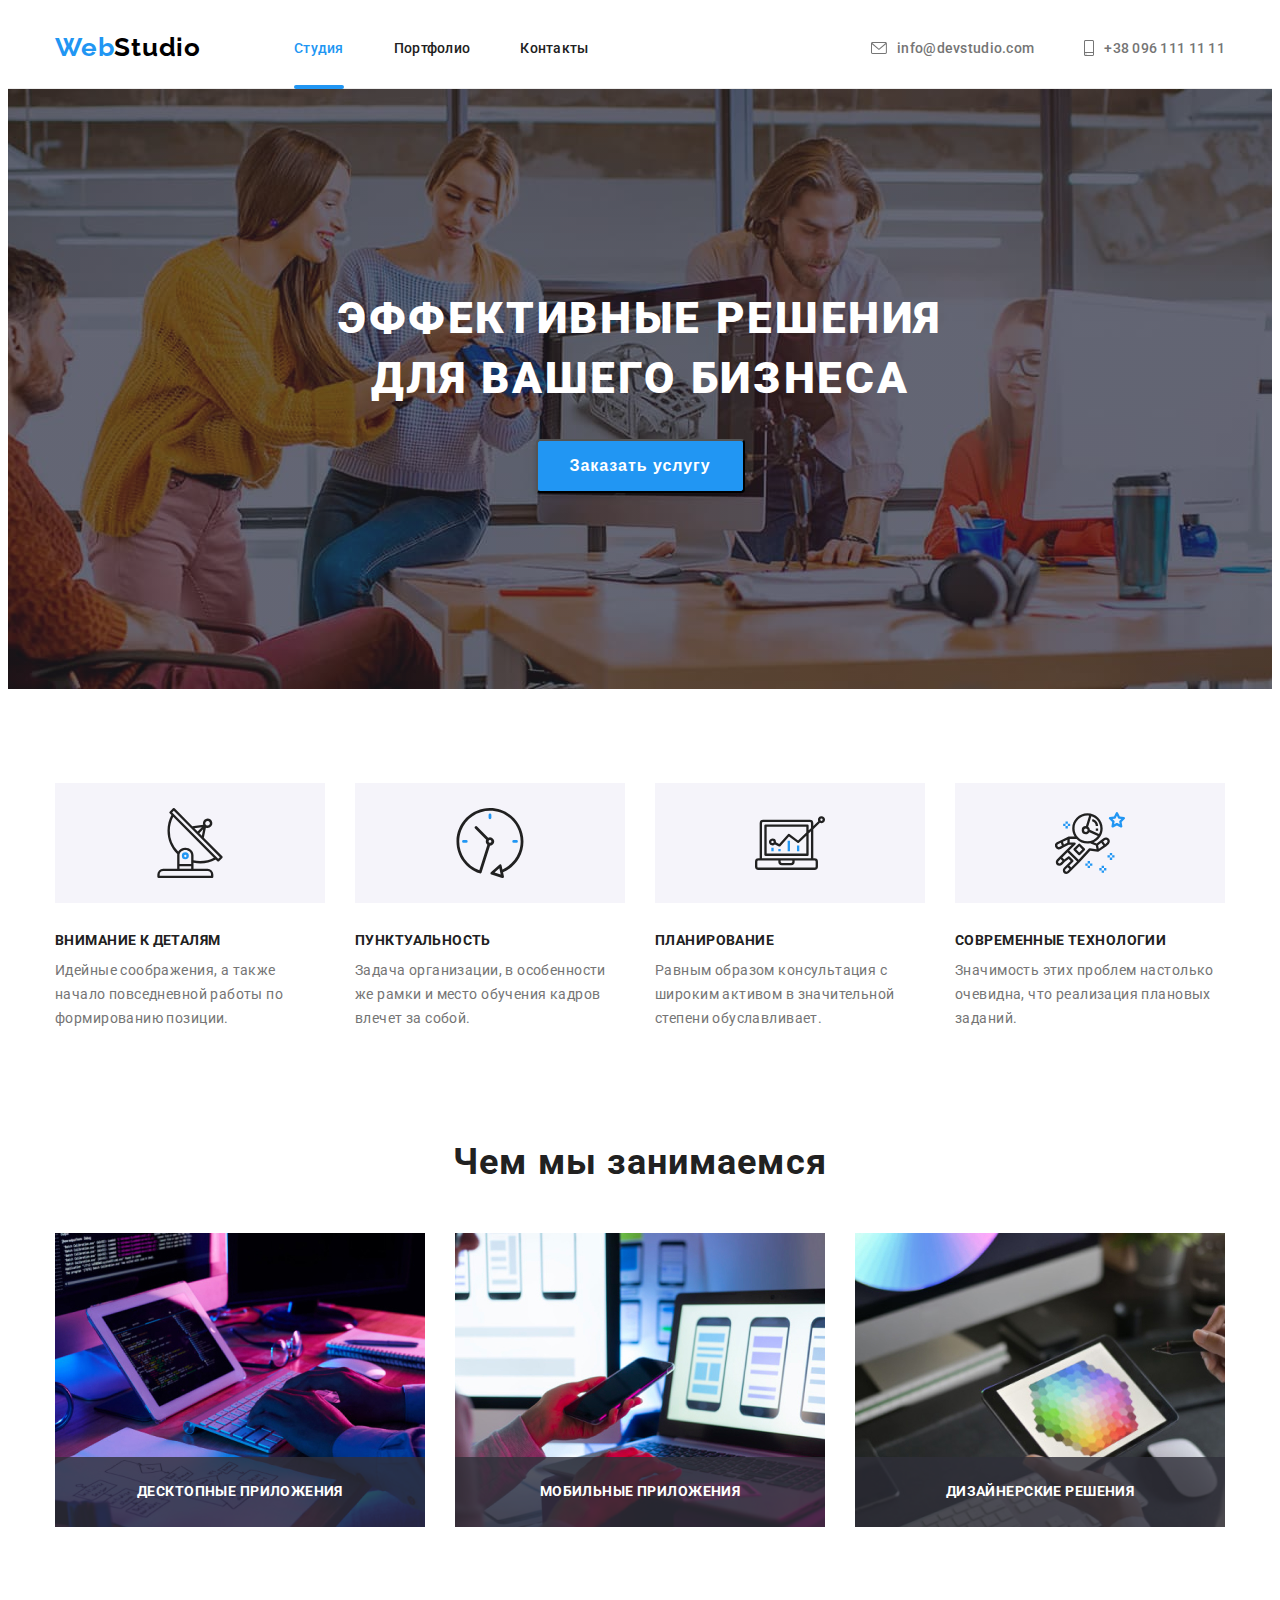
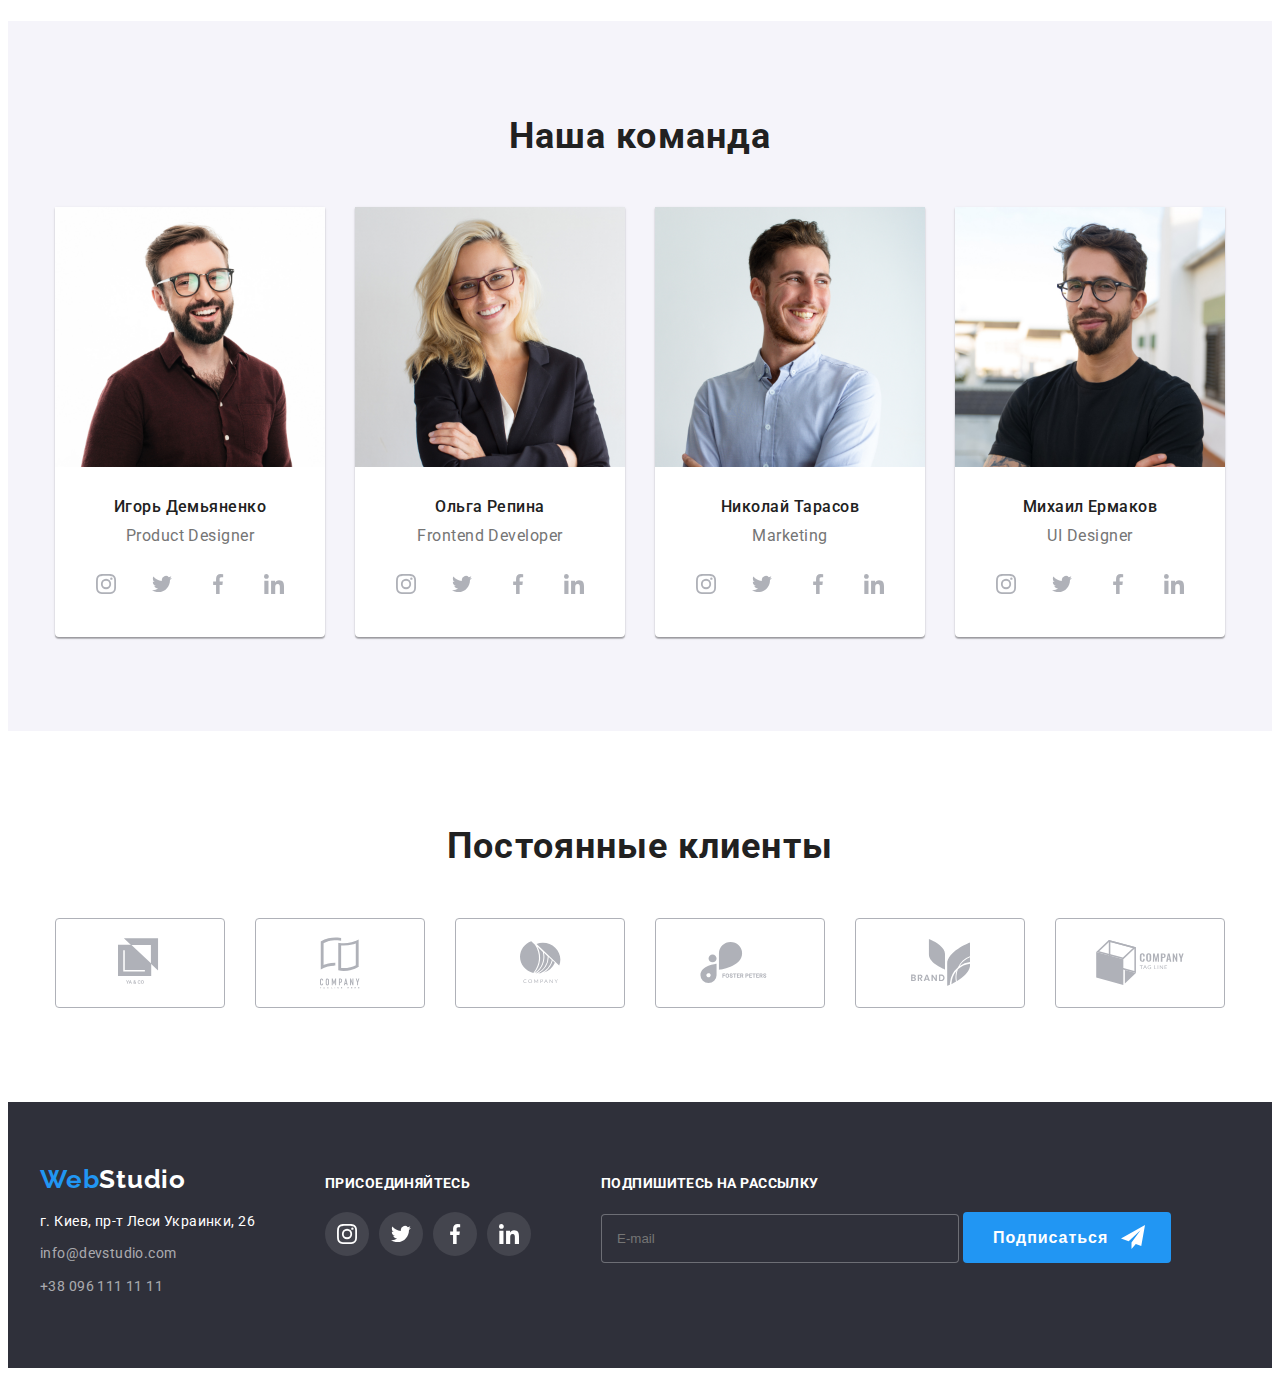
<file: index.html>
<!DOCTYPE html>
<html lang="ru">
<head>
    <meta charset="UTF-8">
    <meta name="viewport" content="width=device-width, initial-scale=1.0">
    <title>WebStudio</title>
    <link rel="preconnect" href="https://fonts.gstatic.com">
    <link href="https://fonts.googleapis.com/css2?family=Raleway:wght@700&family=Roboto:wght@400;500;700;900&display=swap"
        rel="stylesheet">
        <link rel="stylesheet" href="https://cdnjs.cloudflare.com/ajax/libs/modern-normalize/1.0.0/modern-normalize.min.css"
            integrity="sha512-ISS7cAi1PEhQ8jnbJpJZMd29NlhNj4AWYyLOSp2CE/CsHxTCu+r+t0D2yoJudVrd0/8fTVPUVDzY5Tvli75u/g=="
            crossorigin="anonymous" />
    <link rel="stylesheet" href="./css/styles.css">

</head>
<body>
    <header class="header">
        <div class="container main-nav">
            <nav class="main-nav">
                <a href="/" class="mainlogo"> <span class="logo">Web</span>Studio </a>

                <ul class="site-nav list">               
                    <li class="item item-nav">
                        <a href="./index.html" class="link current">Студия</a>
                    </li>
                    <li class="item item-nav">
                        <a href="./portfolio.html" class="link">Портфолио</a>
                    </li>
                    <li class="item item-nav">
                        <a href="#" class="link">Контакты</a>
                    </li>
                </ul>
            </nav>
            <ul class="nav-contact list">
                <li class="item">
                    <a href="mailto:info@devstudio.com" class="contact-link">
                        <svg class="iconteam contact" width="16" height="12">
                            <use href="./images/symbol-defs.svg#icon-envelope"></use>
                        </svg>
                        info@devstudio.com</a>
                </li>
                <li class="item">
                    <a href="tel:+380961111111" class="contact-link">
                        <svg class="iconteam contact" width="10" height="16">
                            <use href="./images/symbol-defs.svg#icon-smartphone"></use>
                        </svg>
                        +38 096 111 11 11
                    </a>
                </li>
            </ul>
        </div>
    </header>

    <main>
         <section class="hero">
            <h1 class="hero-title">Эффективные решения <br/>для вашего бизнеса</h1>
            <button type="button" class="hero-link" data-modal-open>Заказать услугу</button>
        </section>
       
        <section class="section features">
            <div class="container">
                <h2 class="visually-hidden">Особенности</h2>
                <ul class="list features">
                    <li class="item icon-antenna">
                        <div class="logocontainer">
                        <svg class="logofeatures" width="70" height="70">
                            <use href="./images/symbol-defs.svg#icon-antenna"></use>
                        </svg>
                        </div>
                        <h3 class="features-title">Внимание к деталям</h3>
                        <p class="text">Идейные соображения, а также начало повседневной работы по формированию позиции.</p>
                    </li>
                    <li class="item icon-clokc">
                        <div class="logocontainer">
                            <svg width="70" height="70">
                                <use href="./images/symbol-defs.svg#icon-clock"></use>
                            </svg>
                        </div>
                        <h3 class="features-title">Пунктуальность</h3>
                        <p class="text">
                            Задача организации, в особенности же рамки и место обучения кадров влечет за собой.
                        </p>
                    </li>
                    <li class="item icon-diagram">
                        <div class="logocontainer">
                            <svg width="70" height="70">
                                <use href="./images/symbol-defs.svg#icon-diagram"></use>
                            </svg>
                        </div>
                        <h3 class="features-title">Планирование</h3>
                        <p class="text">
                            Равным образом консультация с широким активом в значительной степени обуславливает.
                        </p>
                    </li>
                    <li class="item icon-astronaut">
                        <div class="logocontainer">
                            <svg width="70" height="70">
                                <use href="./images/symbol-defs.svg#icon-astronaut"></use>
                            </svg>
                        </div>
                        <h3 class="features-title">Современные технологии</h3>
                        <p class="text">
                            Значимость этих проблем настолько очевидна, что реализация плановых заданий.
                        </p>
                    </li>
                </ul>
            </div>
            
        </section>
        <section class="section  paddingtop">
            <div class="container">
                <h2 class="section-title">Чем мы занимаемся</h2>
                <ul class="features list">
                    <li class="item-img">
                        <img src="./images/box1.jpg" alt="photo" width="370" class="photo">
                        <p class="photo-text">Десктопные приложения</p>
                    </li>
                    <li class="item-img">
                        <img src="./images/box2.jpg" alt="photo" width="370" class="photo">
                        <p class="photo-text">Мобильные приложения</p>

                    </li>
                    <li class="item-img">
                        <img src="./images/box3.jpg" alt="photo" width="370" class="photo">
                        <p class="photo-text">Дизайнерские решения</p>
                    </li>
                </ul>
            </div>
        </section>
        <section class="section team">
            <div class="container">
                <h2 class="section-title">Наша команда</h2>
                <ul class="features list">
                    <li class="item team-ietm">
                        <img src="./images/igor.jpg" alt="photo-igor" width="270" class="photo">
                        <div class="team-text">
                            <h3 class="name-title">Игорь Демьяненко</h3>
                            <p lang="en" class="text">Product Designer</p>
                            <ul class="list team-contacts">
                                <li class="social-item">
                                    <a href="#" class="social-link">
                                        <svg class="iconteam" width="20" height="20">
                                            <use href="./images/symbol-defs.svg#icon-inst"></use>
                                        </svg>
                                    </a>
                                </li>
                                <li class="social-item">
                                    <a href="#" class="social-link">
                                        <svg class="iconteam" width="20" height="20">
                                            <use href="./images/symbol-defs.svg#icon-twit"></use>
                                        </svg>
                                    </a>
                                </li>
                                <li class="social-item">
                                    <a href="#" class="social-link">
                                        <svg class="iconteam" width="20" height="20">
                                            <use href="./images/symbol-defs.svg#icon-fb"></use>
                                        </svg>
                                    </a>
                                </li>
                                <li class="social-item">
                                    <a href="#" class="social-link">
                                        <svg class="iconteam" width="20" height="20">
                                            <use href="./images/symbol-defs.svg#icon-ln"></use>
                                        </svg>
                                    </a>
                                </li>
                            </ul>
                        </div>
                    </li>
                    <li class="item team-ietm">
                        <img src="./images/olga.jpg" alt="photo-olga" width="270" class="photo">
                        <div class="team-text">
                            <h3 class="name-title">Ольга Репина</h3>
                            <p lang="en" class="text">Frontend Developer</p>
                            <ul class="list team-contacts">
                                <li class="social-item">
                                    <a href="#" class="social-link">
                                        <svg class="iconteam" width="20" height="20">
                                            <use href="./images/symbol-defs.svg#icon-inst"></use>
                                        </svg>
                                    </a>
                                </li>
                                <li class="social-item">
                                    <a href="#" class="social-link">
                                        <svg class="iconteam" width="20" height="20">
                                            <use href="./images/symbol-defs.svg#icon-twit"></use>
                                        </svg>
                                    </a>
                                </li>
                                <li class="social-item">
                                    <a href="#" class="social-link">
                                        <svg class="iconteam" width="20" height="20">
                                            <use href="./images/symbol-defs.svg#icon-fb"></use>
                                        </svg>
                                    </a>
                                </li>
                                <li class="social-item">
                                    <a href="#" class="social-link">
                                         <svg class="iconteam" width="20" height="20">
                                            <use href="./images/symbol-defs.svg#icon-ln"></use>
                                        </svg>
                                    </a>
                                </li>
                            </ul>
                        </div>

                    </li>
                    <li class="item team-ietm">
                        <img src="./images/nikolay.jpg" alt="photo-nikolay" width="270" class="photo">
                        <div class="team-text">
                            <h3 class="name-title">Николай Тарасов</h3>
                            <p lang="en" class="text">Marketing</p>
                            <ul class="list team-contacts">
                                <li class="social-item">
                                    <a href="#" class="social-link">
                                        <svg class="iconteam" width="20" height="20">
                                            <use href="./images/symbol-defs.svg#icon-inst"></use>
                                        </svg>
                                    </a>
                                </li>
                                <li class="social-item">
                                    <a href="#" class="social-link">
                                        <svg class="iconteam" width="20" height="20">
                                            <use href="./images/symbol-defs.svg#icon-twit"></use>
                                        </svg>
                                    </a>
                                </li>
                                <li class="social-item">
                                    <a href="#" class="social-link">
                                        <svg class="iconteam" width="20" height="20">
                                            <use href="./images/symbol-defs.svg#icon-fb"></use>
                                        </svg>
                                    </a>
                                </li>
                                <li class="social-item">
                                    <a href="#" class="social-link">
                                        <svg class="iconteam" width="20" height="20">
                                            <use href="./images/symbol-defs.svg#icon-ln"></use>
                                        </svg>
                                    </a>
                                </li>
                            </ul>
                        </div>

                    </li>
                    <li class="item team-ietm">
                        <img src="./images/mihail.jpg" alt="photo-mihail" width="270" class="photo">
                        <div class="team-text">
                            <h3 class="name-title">Михаил Ермаков</h3>
                            <p lang="en" class="text">UI Designer</p>
                            <ul class="list team-contacts">
                                <li class="social-item">
                                    <a href="#" class="social-link">
                                        <svg class="iconteam" width="20" height="20">
                                            <use href="./images/symbol-defs.svg#icon-inst"></use>
                                        </svg>
                                    </a>
                                </li>
                                <li class="social-item">
                                    <a href="#"  class="social-link">
                                        <svg class="iconteam" width="20" height="20">
                                            <use href="./images/symbol-defs.svg#icon-twit"></use>
                                        </svg>
                                    </a>
                                </li>
                                <li class="social-item">
                                    <a href="#" class="social-link">
                                        <svg class="iconteam" width="20" height="20">
                                            <use href="./images/symbol-defs.svg#icon-fb"></use>
                                        </svg>
                                    </a>
                                </li>
                                <li class="social-item">
                                    <a href="#" class="social-link">
                                        <svg class="iconteam" width="20" height="20">
                                            <use href="./images/symbol-defs.svg#icon-ln"></use>
                                        </svg>
                                    </a>
                                </li>
                            </ul>
                        </div>

                    </li>
                </ul>
            </div>
        </section>
        <section class="section client">
            <div class="container">
                <h2 class="section-title">Постоянные клиенты</h2>
                <ul class="list client">
                    <li class="client-item">
                        <a href="#" class="clientlink">
                            <svg class="logoclient" width="44.27" height="49.23">
                                <use href="./images/symbol-defs.svg#icon-logoya"></use>
                            </svg>
                        </a>
                    </li>
                    <li class="client-item">
                        <a href="#" class="clientlink">
                            <svg class="logoclient" width="40" height="52">
                                <use href="./images/symbol-defs.svg#icon-logotag"></use>
                            </svg>
                        </a>
                    </li>
                    <li class="client-item">
                        <a href="#" class="clientlink">
                            <svg class="logoclient" width="41" height="42.6">
                                <use href="./images/symbol-defs.svg#icon-logocompany"></use>
                            </svg>
                        </a>
                    </li>
                    <li class="client-item">
                        <a href="#" class="clientlink">
                            <svg class="logoclient" width="79.66" height="42">
                                <use href="./images/symbol-defs.svg#icon-logofoster"></use>
                            </svg>
                        </a>
                    </li>
                    <li class="client-item">
                        <a href="#" class="clientlink">
                            <svg class="logoclient" width="59" height="47">
                                <use href="./images/symbol-defs.svg#icon-logobrand"></use>
                            </svg>
                        </a>
                    </li>
                    <li class="client-item">
                        <a href="#" class="clientlink">
                            <svg class="logoclient" width="88.48" height="45.44">
                                <use href="./images/symbol-defs.svg#icon-logotagline"></use>
                            </svg>
                        </a>
                    </li>
                    
                </ul>
            </div>
        </section>
    </main>

    <footer class="footer">
        <div class="container footeroll">
                <div class="footer-container adress">
                    <a href="/" class="mainlogo"> <span class="logo">Web</span>Studio </a>
                    <address class="adress">
                        <p class="adress-text"> г. Киев, пр-т Леси Украинки, 26 </p>
                        <ul class="list">
                            <li class="footer-item">
                                <a href="mailto:info@devstudio.com" class="footer-link">info@devstudio.com</a>
                            </li>
                            <li class="footer-item">
                                <a href="tel:+380961111111" class="footer-link tel">+38 096 111 11 11</a>
                            </li>
                        </ul>
                    </address>
                </div>
                <div class="footer-container">
                    <p class="social-title">присоединяйтесь</p>
                    <ul class="list social">
                        <li class="social-item socialmain">
                            <a href="#" class="social-link socialmain">
                                <svg class="iconteam" width="20" height="20">
                                    <use href="./images/symbol-defs.svg#icon-inst"></use>
                                </svg>
                            </a>
                        </li>
                        <li class="social-item socialmain">
                            <a href="#" class="social-link socialmain">
                                <svg class="iconteam" width="20" height="20">
                                    <use href="./images/symbol-defs.svg#icon-twit"></use>
                                </svg>
                            </a>
                        </li>
                        <li class="social-item socialmain">
                            <a href="#" class="social-link socialmain">
                                <svg class="iconteam" width="20" height="20">
                                    <use href="./images/symbol-defs.svg#icon-fb"></use>
                                </svg>
                            </a>
                        </li>
                        <li class="social-item socialmain">
                            <a href="#" class="social-link socialmain">
                                <svg class="iconteam" width="20" height="20">
                                    <use href="./images/symbol-defs.svg#icon-ln"></use>
                                </svg>
                            </a>
                        </li>
                    </ul>
                </div>
                <div class="footer-container">
                    <p class="social-title">Подпишитесь на рассылку</p>
                    <form>
                        <input type="email" name="email-footer" id="email-footer" class="input-footer" placeholder="E-mail">
                        <button type="submit" class="submit-footer">Подписаться
                            <svg class="logo-footer" width="24" height="24">
                                <use href="./images/symbol-defs.svg#icon-icon-send"></use>
                            </svg>
                        </button>
                    </form>

                </div>
            </div>  
    </footer>

    <div class="backdrop is-hidden" data-modal>
        <div class="modal">
            <button type="button" class="modal-button" data-modal-close>
                <svg width="18" height="18" class="modal-icon">
                    <use href="./images/symbol-defs.svg#icon-close"></use>
                </svg>
            </button>
            <b class="modal-text">Оставьте свои данные, мы вам перезвоним</b>
            <div class="form-field">
                <label for="name" class="label">Имя</label>
                <div class="input-logo">
                    <input type="text" name="name" id="name" class="input">
                    <svg class="logo-modal" width="18" height="18">
                        <use href="./images/symbol-defs.svg#icon-person"></use>
                    </svg>
                </div>
            </div>

            <div class="form-field">
                <label for="phone_number" class="label">Телефон</label>
                <div class="input-logo">
                    <input type="tel" name="phone_number" id="phone_number" class="input">
                    <svg class="logo-modal" width="18" height="18">
                        <use href="./images/symbol-defs.svg#icon-phone"></use>
                    </svg>
                </div>
            </div>

            <div class="form-field">
                <label for="email" class="label">Почта</label>
                <div class="input-logo">
                    <input type="email" name="email" id="email" class="input">
                    <svg class="logo-modal" width="18" height="18">
                        <use href="./images/symbol-defs.svg#icon-email"></use>
                    </svg>
                </div>
            </div>

            <div class="form-field">
                <label for="comment" class="label">Комментарий</label>
                <textarea name="comment" id="comment" rows="7" placeholder="Введите текст" class="input textarea-input"></textarea>
            </div>

            <div class="checkbox-container">
                <label class="field">
                    <input name="checkbox" type="checkbox" class="checkbox">
                    <svg class="logo-checkbox" width="16" height="15">
                        <use href="./images/symbol-defs.svg#icon-check"></use>
                    </svg>
                    <span class="checkbox-text">Соглашаюсь с рассылкой и принимаю  </span>
                    <a href="#"> Условия договора</a>
                </label>
            </div>
                <button type="submit" class="submit-button">Отправить</button>
            
        </div>
    </div>
    <script src="./js/modal.js"></script>
</body>
</html>
</file>
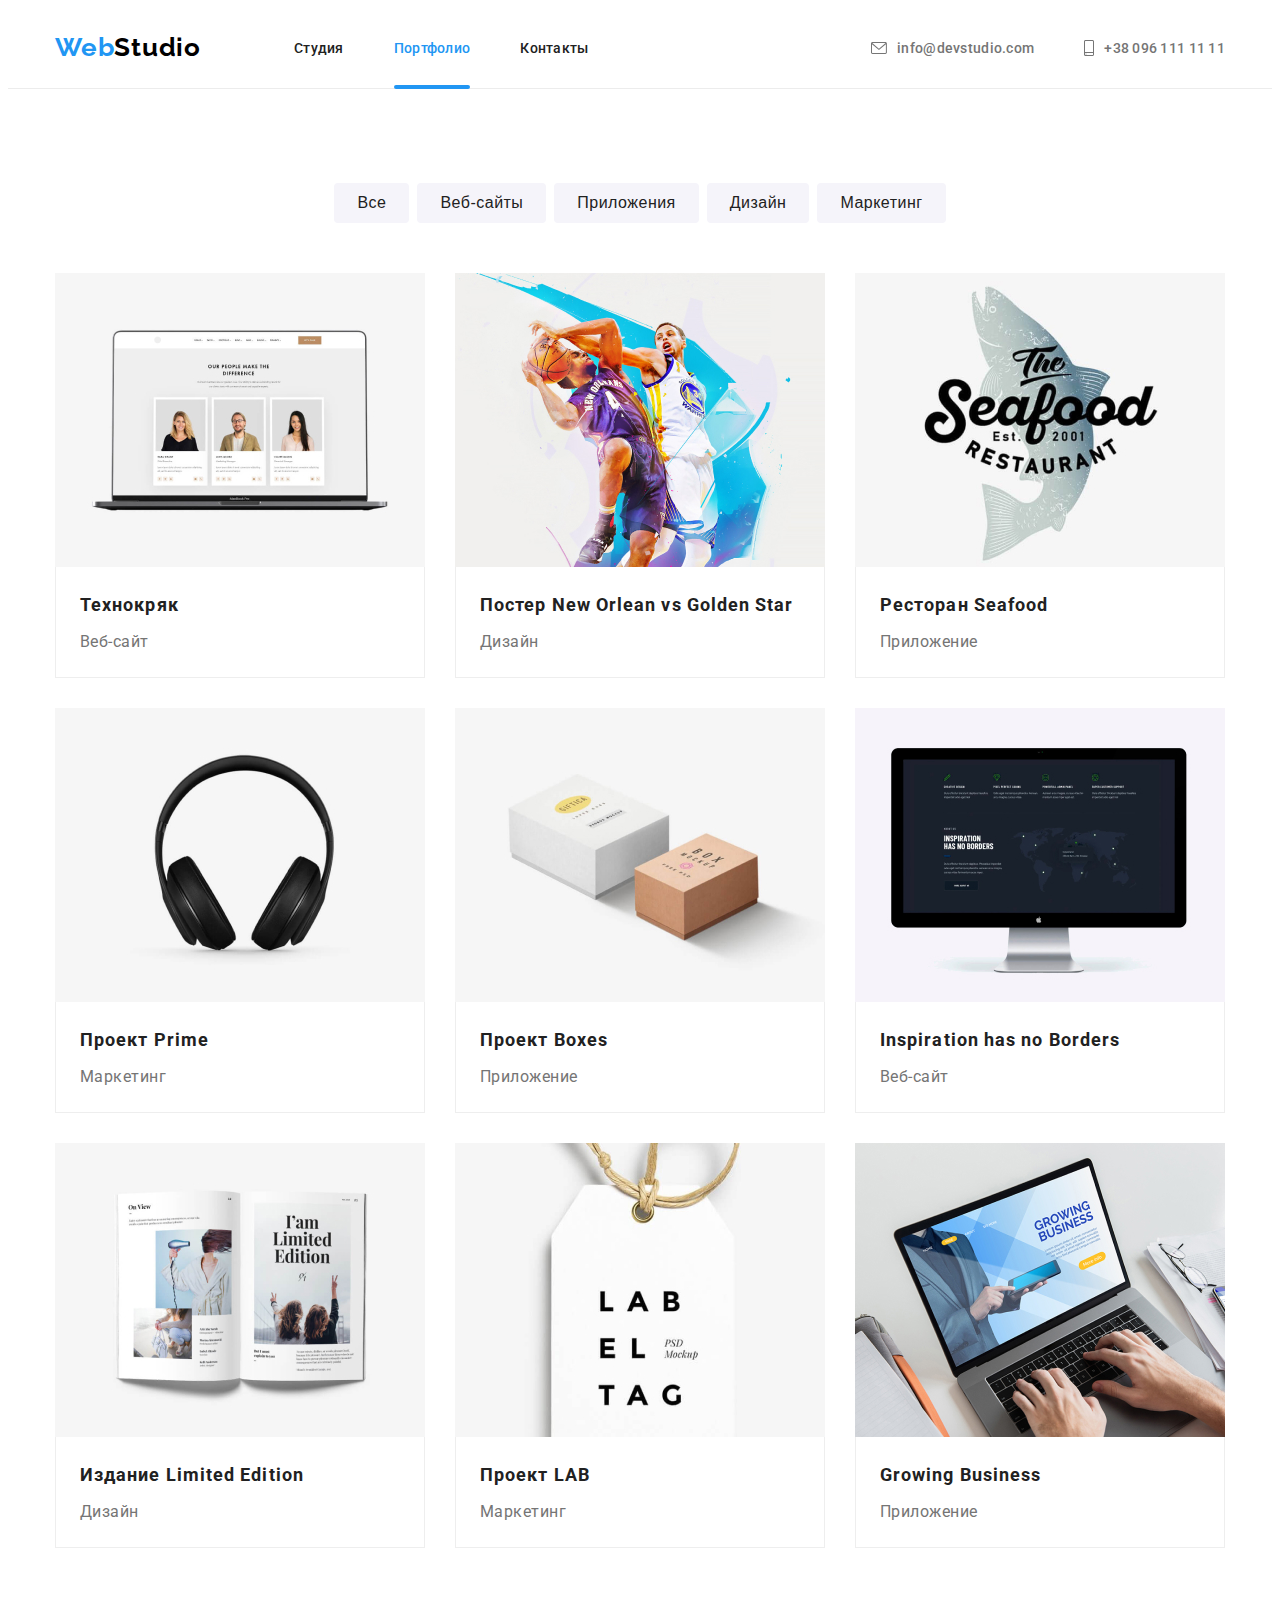
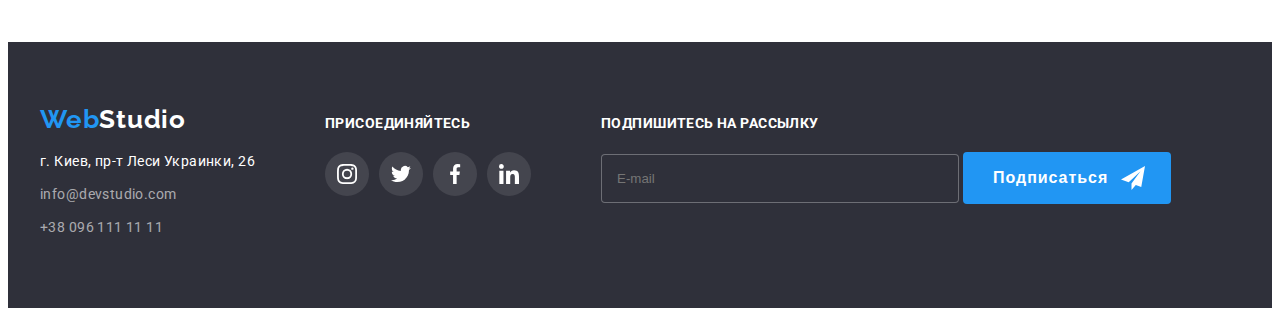
<file: portfolio.html>
<!DOCTYPE html>
<html lang="ru">
<head>
    <meta charset="UTF-8">
    <meta name="viewport" content="width=device-width, initial-scale=1.0">
    <title>WebStudio</title>
    <link rel="preconnect" href="https://fonts.gstatic.com">
    <link href="https://fonts.googleapis.com/css2?family=Raleway:wght@700&family=Roboto:wght@400;500;700;900&display=swap"
        rel="stylesheet">
        <link rel="stylesheet" href="https://cdnjs.cloudflare.com/ajax/libs/modern-normalize/1.0.0/modern-normalize.min.css"
            integrity="sha512-ISS7cAi1PEhQ8jnbJpJZMd29NlhNj4AWYyLOSp2CE/CsHxTCu+r+t0D2yoJudVrd0/8fTVPUVDzY5Tvli75u/g=="
            crossorigin="anonymous" />
    <link rel="stylesheet" href="./css/styles.css">
    
</head>
<body>
    <header class="header">
        <div class="container main-nav">
            <nav class="main-nav">
                <a href="/" class="mainlogo"> <span class="logo">Web</span>Studio </a>
    
                <ul class="site-nav list">
                    <li class="item item-nav">
                        <a href="./index.html" class="link">Студия</a>
                    </li>
                    <li class="item item-nav">
                        <a href="./portfolio.html" class="link  current">Портфолио</a>
                    </li>
                    <li class="item item-nav">
                        <a href="#" class="link">Контакты</a>
                    </li>
                </ul>
            </nav>
            <ul class="nav-contact list">
                <li class="item">
                    <a href="mailto:info@devstudio.com" class="contact-link">
                        <svg class="iconteam contact" width="16" height="12">
                            <use href="./images/symbol-defs.svg#icon-envelope"></use>
                        </svg>
                        info@devstudio.com</a>
                </li>
                <li class="item">
                    <a href="tel:+380961111111" class="contact-link">
                        <svg class="iconteam contact" width="10" height="16">
                            <use href="./images/symbol-defs.svg#icon-smartphone"></use>
                        </svg>
                        +38 096 111 11 11
                    </a>
                </li>
            </ul>
        </div>
    </header>
        
        <main>
            <section class="section">
                <div class="container">
                    <h1 class="visually-hidden">Портфолио</h1>
                    <ul class="list btn">
                        <li class="item"><button type="button" class="button">Все</button></li>
                        <li class="item"><button type="button" class="button">Веб-сайты</button></li>
                        <li class="item"><button type="button" class="button">Приложения</button></li>
                        <li class="item"><button type="button" class="button">Дизайн</button></li>
                        <li class="item"><button type="button" class="button">Маркетинг</button></li>
                    </ul>

                    <ul class="features list">
                        <li class="project">
                            <a href="#" class="link-project">
                                <div class="thumb">
                                    <img src="./images/tehnoproject.jpg" alt="img" width="370" class="image"">
                                    <p class="hover-text">Технокряк это современная площадка распространения коронавируса. Компании используют эту платформу для цифрового
                                    шпионажа и атак на защищённые сервера конкурентов.</p>                                    
                                </div>
                                <div class=" project-box">
                                    <h2 class="project-title">Технокряк</h2>
                                    <p class="project-text">Веб-сайт</p>
                                </div>
                            </a>
                        </li>
                        <li class="project">
                            <a href="#" class="link-project">
                                <div class="thumb">
                                    <img src="./images/starproject.jpg" alt="img" width="370" class="image"">
                                    <p class=" hover-text">Технокряк это современная площадка распространения
                                    коронавируса. Компании используют эту платформу для цифрового
                                    шпионажа и атак на защищённые сервера конкурентов.</p>
                                </div>
                                <div class="project-box">
                                    <h2 class="project-title">Постер New Orlean vs Golden Star</h2>
                                    <p class="project-text">Дизайн</p>
                                </div>
                            </a>
                        </li>
                        <li class="project">
                            <a href="#" class="link-project">
                                <div class="thumb">
                                    <img src="./images/seafoodproject.jpg" alt="img" width="370" class="image">
                                    <p class=" hover-text">Технокряк это современная площадка распространения
                                    коронавируса. Компании используют эту платформу для цифрового
                                    шпионажа и атак на защищённые сервера конкурентов.</p>
                                </div>
                                <div class="project-box">
                                    <h2 class="project-title">Ресторан Seafood</h2>
                                    <p class="project-text">Приложение</p>
                                </div>
                            </a>
                        </li>
                        <li class="project">
                            <a href="#" class="link-project">
                            <div class="thumb">
                                <img src="./images/primeproject.jpg" alt="img" width="370" class="image">
                                <p class=" hover-text">Технокряк это современная площадка распространения
                                коронавируса. Компании используют эту платформу для цифрового
                                шпионажа и атак на защищённые сервера конкурентов.</p>
                            </div>
                                <div class="project-box">
                                    <h2 class="project-title">Проект Prime</h2>
                                    <p class="project-text">Маркетинг</p>
                                </div>
                            </a>
                        </li>
                        <li class="project">
                            <a href="#" class="link-project">
                                <div class="thumb">
                                    <img src="./images/boxproject.jpg" alt="img" width="370" class="image"">
                                    <p class=" hover-text">Технокряк это современная площадка распространения
                                    коронавируса. Компании используют эту платформу для цифрового
                                    шпионажа и атак на защищённые сервера конкурентов.</p>
                                </div>
                                <div class="project-box">
                                    <h2 class="project-title">Проект Boxes</h2>
                                    <p class="project-text">Приложение</p>
                                </div>
                            </a>
                        </li>
                        <li class="project">
                            <a href="#" class="link-project">
                                <div class="thumb">
                                    <img src="./images/nobordersproject.jpg" alt="img" width="370" class="image">
                                    <p class=" hover-text">Технокряк это современная площадка распространения
                                    коронавируса. Компании используют эту платформу для цифрового
                                    шпионажа и атак на защищённые сервера конкурентов.</p>
                                </div>
                                <div class="project-box">
                                    <h2 class="project-title">Inspiration has no Borders</h2>
                                    <p class="project-text">Веб-сайт</p>
                                </div>
                            </a>
                        </li>
                        <li class="project">
                            <a href="#" class="link-project">
                                <div class="thumb">
                                    <img src="./images/limitedproject.jpg" alt="img" width="370" class="image">
                                    <p class=" hover-text">Технокряк это современная площадка распространения
                                    коронавируса. Компании используют эту платформу для цифрового
                                    шпионажа и атак на защищённые сервера конкурентов.</p>
                                </div>
                                <div class="project-box">
                                    <h2 class="project-title">Издание Limited Edition</h2>
                                    <p class="project-text">Дизайн</p>
                                </div>
                            </a>
                        </li>
                        <li class="project">
                            <a href="#" class="link-project">
                                <div class="thumb">
                                    <img src="./images/labproject.jpg" alt="img" width="370" class="image">
                                    <p class=" hover-text">Технокряк это современная площадка распространения
                                    коронавируса. Компании используют эту платформу для цифрового
                                    шпионажа и атак на защищённые сервера конкурентов.</p>
                                </div>
                                <div class="project-box">
                                    <h2 class="project-title">Проект LAB</h2>
                                    <p class="project-text">Маркетинг</p>
                                </div>
                            </a>
                        </li>
                        <li class="project">
                            <a href="#" class="link-project">
                                <div class="thumb">
                                    <img src="./images/businessproject.jpg" alt="img" width="370" class="image">
                                    <p class=" hover-text">Технокряк это современная площадка распространения
                                    коронавируса. Компании используют эту платформу для цифрового
                                    шпионажа и атак на защищённые сервера конкурентов.</p>
                                </div>
                                <div class="project-box">
                                    <h2 class="project-title">Growing Business</h2>
                                    <p class="project-text">Приложение</p>
                                </div>
                            </a>
                        </li>
                    
                    </ul>
                </div>
            </section>
        </main>
        
    <footer class="footer">
        <div class="container footeroll">
            <div class="footer-container adress">
                <a href="/" class="mainlogo"> <span class="logo">Web</span>Studio </a>
                <address class="adress">
                    <p class="adress-text"> г. Киев, пр-т Леси Украинки, 26 </p>
                    <ul class="list">
                        <li class="footer-item">
                            <a href="mailto:info@devstudio.com" class="footer-link">info@devstudio.com</a>
                        </li>
                        <li class="footer-item">
                            <a href="tel:+380961111111" class="footer-link tel">+38 096 111 11 11</a>
                        </li>
                    </ul>
                </address>
            </div>
            <div class="footer-container">
                <p class="social-title">присоединяйтесь</p>
                <ul class="list social">
                    <li class="social-item socialmain">
                        <a href="#" class="social-link socialmain">
                            <svg class="iconteam" width="20" height="20">
                                <use href="./images/symbol-defs.svg#icon-inst"></use>
                            </svg>
                        </a>
                    </li>
                    <li class="social-item socialmain">
                        <a href="#" class="social-link socialmain">
                            <svg class="iconteam" width="20" height="20">
                                <use href="./images/symbol-defs.svg#icon-twit"></use>
                            </svg>
                        </a>
                    </li>
                    <li class="social-item socialmain">
                        <a href="#" class="social-link socialmain">
                            <svg class="iconteam" width="20" height="20">
                                <use href="./images/symbol-defs.svg#icon-fb"></use>
                            </svg>
                        </a>
                    </li>
                    <li class="social-item socialmain">
                        <a href="#" class="social-link socialmain">
                            <svg class="iconteam" width="20" height="20">
                                <use href="./images/symbol-defs.svg#icon-ln"></use>
                            </svg>
                        </a>
                    </li>
                </ul>
            </div>
            <div class="footer-container">
                <p class="social-title">Подпишитесь на рассылку</p>
                <form>
                    <input type="email" name="email-footer" id="email-footer" class="input-footer" placeholder="E-mail">
                    <button type="submit" class="submit-footer">Подписаться
                        <svg class="logo-footer" width="24" height="24">
                            <use href="./images/symbol-defs.svg#icon-icon-send"></use>
                        </svg>
                    </button>
                </form>
    
            </div>
        </div>
    </footer>

</body>
</html>
</file>
<file: css/styles.css>
html {
  box-sizing: border-box;
}
*,
*::before,
*::after {
  box-sizing: inherit;
}
:root {
  --primary-text-color: #757575;
  --title-text-color: #212121;
  --accent-color: #2196f3;
  --background-col: #2f303a;
  --background-team: #f5f4fa;
  --primary-bg-color: #ffffff;
  --icon-color: #afb1b8;
}

body {
  color: var(--primary-text-color);
  background-color: var(--primary-bg-color);
  font-family: 'Roboto', sans-serif;
}

textarea {
  resize: none;
}

.list {
  list-style: none;
  margin: 0;
  padding: 0;
}
.link {
  text-decoration: none;
  color: var(--title-text-color);
}
.section {
  padding-bottom: 94px;
  padding-top: 94px;
}
.section.paddingtop {
  padding-top: 0px;
}
.container {
  margin-left: auto;
  margin-right: auto;
  width: 1200px;
  padding: 0 15px;
}
/* HEDER */
.header {
  border-bottom: 1px solid #ececec;
}
/* logo */

.mainlogo {
  display: block;

  font-family: Raleway, sans-serif;
  font-weight: 700;
  font-size: 26px;
  line-height: 1.2;
  letter-spacing: 0.03em;
  text-decoration: none;
  color: #000000;
}
.logo {
  color: var(--accent-color);
}
/* nav decoration */

.main-nav {
  display: flex;
  align-items: center;
}

.site-nav {
  display: flex;
  margin-left: 93px;

  font-weight: 500;
  font-size: 14px;
  line-height: 1.15;
  letter-spacing: 0.02em;
}
.site-nav .item + .item {
  margin-left: 50px;
}

.site-nav .link {
  transition: color 250ms cubic-bezier(0.4, 0, 0.2, 1);
  display: block;
  padding-bottom: 32px;
  padding-top: 32px;
}

.site-nav .link:hover,
.site-nav .link:focus {
  color: var(--accent-color);
}

.site-nav .link.current {
  color: var(--accent-color);
}
.item.item-nav {
  position: relative;
}

.link.current::after {
  border-radius: 2px;
  position: absolute;
  left: 0;
  bottom: -1px;

  content: '';
  display: block;
  width: 100%;
  height: 4px;
  border: 2px solid var(--accent-color);
  border-radius: 4px;
  background-color: var(--accent-color);
}
/* contact decoration */
.nav-contact {
  display: flex;
  margin-left: auto;
}
.nav-contact .item + .item {
  margin-left: 50px;
}
.contact-link {
  transition: color 250ms cubic-bezier(0.4, 0, 0.2, 1);
  display: flex;
  align-items: center;
  font-weight: 500;
  font-size: 14px;
  line-height: 1.15;
  letter-spacing: 0.02em;
  text-decoration: none;
  color: var(--primary-text-color);
}

.nav-contact .contact-link:focus,
.nav-contact .contact-link:hover {
  color: var(--accent-color);
}
.iconteam.contact {
  margin-right: 10px;
}

/* hero!!!!!!! */
.hero {
  padding-top: 200px;
  margin-left: auto;
  margin-right: auto;
  max-width: 1600px;
  min-height: 600px;
  text-align: center;
  background-color: var(--background-col);
  color: var(--primary-bg-color);
  background-image: linear-gradient(
      to right,
      rgba(47, 48, 58, 0.4),
      rgba(47, 48, 58, 0.4)
    ),
    url(../images/background.jpg);
  background-repeat: no-repeat;
  background-position: center;
}
.hero-title {
  margin-top: 0;
  margin-bottom: 30px;
  text-transform: uppercase;
  font-weight: 900;
  font-size: 44px;
  line-height: 1.36;
  letter-spacing: 0.06em;
}
.hero-link {
  display: inline-block;
  padding: 10px 32px;
  border-radius: 4px;
  background-color: var(--accent-color);
  text-decoration: none;
  box-shadow: 0px 4px 4px rgba(0, 0, 0, 0.15);

  color: var(--primary-bg-color);
  font-weight: 700;
  font-size: 16px;
  line-height: 1.87;
  letter-spacing: 0.06em;
}

/* features */
.features {
  display: flex;
  flex-wrap: wrap;
}

.features .item {
  display: block;
  width: 270px;
  margin-right: 30px;
}
.logocontainer {
  display: flex;
  justify-content: center;
  align-items: center;
  margin-bottom: 30px;
  height: 120px;
  background-color: var(--background-team);
}

.list.features .item.icon-antenna::before {
  background-image: url(../images/antenna.svg);
}

.list.features .item.icon-clokc::before {
  background-image: url(../images/clock.svg);
}

.list.features .item.icon-diagram::before {
  background-image: url(../images/diagram.svg);
}

.list.features .item.icon-astronaut::before {
  background-image: url(../images/astronaut.svg);
}

.features .item:nth-child(4n) {
  margin-right: 0;
}
.section-title {
  margin-top: 0;
  margin-bottom: 50px;
  text-align: center;

  color: var(--title-text-color);
  font-weight: 700;
  font-size: 36px;
  line-height: 1.17;
  letter-spacing: 0.03em;
}

.features-title {
  margin-top: 0;
  margin-bottom: 10px;
  color: var(--title-text-color);
  text-transform: uppercase;
  font-weight: 700;
  font-size: 14px;
  line-height: 1.14;
  letter-spacing: 0.03em;
}

.text {
  margin-top: 0;
  margin-bottom: 0;
  font-weight: 400;
  font-size: 14px;
  line-height: 1.71;
  letter-spacing: 0.03em;
  margin-bottom: 16px;
}

/* Чем мы занимаемся */
.features .item-img {
  margin-right: 30px;
}
.features .item-img:nth-child(3n) {
  margin-right: 0;
}
.features.list {
  position: relative;
}
.item-img {
  position: relative;
}
.item-img::before {
  position: absolute;
  bottom: 0;
  left: 0;
  display: inline-block;
  content: '';
  width: 100%;
  height: 70px;
  background-color: rgba(47, 48, 58, 0.8);
}
.photo-text {
  position: absolute;
  bottom: 0;
  left: 0;

  display: block;
  width: 100%;
  margin-bottom: 27px;
  font-weight: 700;
  font-size: 14px;
  line-height: 1.14;
  text-align: center;
  letter-spacing: 0.03em;
  text-transform: uppercase;
  color: var(--primary-bg-color);
}

/* our team */

.team {
  background-color: var(--background-team);
}
.team-ietm {
  background: #ffffff;
  border-radius: 0 0 4px 4px;
  box-shadow: 0px 1px 3px rgba(0, 0, 0, 0.12), 0px 1px 1px rgba(0, 0, 0, 0.14),
    0px 2px 1px rgba(0, 0, 0, 0.2);
}
.team-text {
  padding-top: 30px;
  margin-bottom: 16px;
  text-align: center;
}

.team .text {
  font-weight: 400;
  font-size: 16px;
  line-height: 1.2;
  letter-spacing: 0.03em;
}

.name-title {
  margin-top: 0;
  margin-bottom: 10px;
  color: var(--title-text-color);
  font-weight: 500;
  font-size: 16px;
  line-height: 1.2;
  letter-spacing: 0.03em;
}
.team-contacts {
  display: flex;
  justify-content: center;
  margin-bottom: 30px;
}
.social-item {
  display: inline-flex;
  justify-content: center;
  align-items: center;
  border: 1px solid var(--primary-bg-color);
  border-radius: 50%;
}
.social-item + .social-item {
  margin-left: 10px;
}

.social-link {
  transition: color 250ms cubic-bezier(0.4, 0, 0.2, 1),
    background-color 250ms cubic-bezier(0.4, 0, 0.2, 1),
    border 250ms cubic-bezier(0.4, 0, 0.2, 1);

  display: flex;
  border: 1px solid var(--primary-bg-color);
  border-radius: 50%;
  justify-content: center;
  align-items: center;
  width: 44px;
  height: 44px;
  color: var(--icon-color);
}

.social-link:focus,
.social-link:hover {
  background-color: var(--accent-color);
  color: var(--primary-bg-color);
  border: 1px solid transparent;
}
.photo {
  display: block;
}
.iconteam {
  fill: currentColor;
}

/* CLIENTS */
.list.client {
  display: inline-flex;
  justify-content: center;
  align-items: center;
}

.client-item {
  transition: border-color 250ms cubic-bezier(0.4, 0, 0.2, 1);

  width: 170px;
  height: 90px;
  border: 1px solid var(--icon-color);
  border-radius: 4px;
}
.client-item:hover,
.client-item:focus {
  border-color: var(--accent-color);
}
.client-item + .client-item {
  margin-left: 30px;
}

.clientlink {
  transition: color 250ms cubic-bezier(0.4, 0, 0.2, 1);

  display: flex;
  justify-content: center;
  align-items: center;
  width: 100%;
  height: 100%;
  color: var(--icon-color);
}

.clientlink:focus,
.clientlink:hover {
  color: var(--accent-color);
}
.logoclient {
  fill: currentColor;
}

/* footer */
.footer {
  background-color: var(--background-col);
  color: var(--primary-bg-color);
}
.footeroll {
  display: flex;
  align-items: baseline;
  padding: 60px 0;
}
.footer-container + .footer-container {
  margin-left: 50px;
  padding-left: 20px;
}
.footer .mainlogo {
  display: inline-block;
  color: var(--primary-bg-color);
}

.adress {
  font-style: normal;
  font-weight: 400;
  font-size: 14px;
  line-height: 1.71;
  letter-spacing: 0.03em;
}
.adress-text {
  margin-bottom: 9px;
}
.footer-item {
  margin-bottom: 9px;
}
.footer-link {
  display: inline-block;
  text-decoration: none;
  color: rgb(255, 255, 255, 0.6);
}
.footer-link.tel {
  margin-bottom: 0;
}
.social-title {
  margin-bottom: 20px;
  font-weight: 700;
  font-size: 14px;
  line-height: 1.14;
  letter-spacing: 0.03em;
  text-transform: uppercase;
}
.social-item + .social-item {
  margin-left: 10px;
}

.social-item.socialmain {
  border: none;
}
.list.social {
  display: flex;
}
.social-link.socialmain {
  background: rgba(255, 255, 255, 0.1);
  color: var(--primary-bg-color);
  border-color: transparent;
  transition: background-color 250ms cubic-bezier(0.4, 0, 0.2, 1);
}
.social-link.socialmain:hover,
.social-link.socialmain:focus {
  background-color: var(--accent-color);
}

.input-footer {
  width: 358px;
  border-radius: 4px;
  padding: 16px 15px;
  color: var(--primary-bg-color);
  background-color: var(--background-col);
  border: 1px solid rgba(255, 255, 255, 0.3);
  outline: inherit;
}

.input.input-footer::placeholder {
  font-size: 16px;
  line-height: 1.25;
  letter-spacing: 0.03em;
  color: rgba(255, 255, 255, 0.6);
}

.submit-footer {
  position: relative;
  cursor: pointer;
  padding: 10px 62px 10px 29px;
  font-weight: 700;
  font-size: 16px;
  line-height: 1.87;
  letter-spacing: 0.06em;
  border: 1px solid transparent;
  color: var(--primary-bg-color);
  background: var(--accent-color);
  border-radius: 4px;
}

.logo-footer {
  position: absolute;
  top: 50%;
  right: 13px;
  transform: translate(-50%, -50%);
  fill: currentColor;
}

/* ПОРТФОЛИО */

/* button */
.list.btn {
  display: flex;
  justify-content: center;
  text-align: center;
  margin-bottom: 50px;
}

.list.btn .item + .item {
  margin-left: 8px;
}
.button {
  transition: color 250ms cubic-bezier(0.4, 0, 0.2, 1),
    background-color 250ms cubic-bezier(0.4, 0, 0.2, 1),
    box-shadow 250ms cubic-bezier(0.4, 0, 0.2, 1);

  border: 1px solid transparent;
  border-radius: 4px;
  padding: 6px 22px;

  font-weight: 500;
  font-size: 16px;
  line-height: 1.62;
  text-align: center;
  letter-spacing: 0.03em;

  color: var(--title-text-color);
  text-decoration: none;
  background-color: var(--background-team);
}
.button:hover,
.button:focus {
  color: var(--primary-bg-color);
  background-color: var(--accent-color);
  box-shadow: 0px 3px 1px rgba(0, 0, 0, 0.1), 0px 1px 2px rgba(0, 0, 0, 0.08),
    0px 2px 2px rgba(0, 0, 0, 0.12);
}

/* cards */
.project {
  transition: box-shadow 250ms cubic-bezier(0.4, 0, 0.2, 1);
}
.project:focus,
.project:hover {
  box-shadow: 0px 1px 1px rgba(0, 0, 0, 0.12), 0px 4px 4px rgba(0, 0, 0, 0.06),
    1px 4px 6px rgba(0, 0, 0, 0.16);
}

.project:focus,
.project:hover .hover-text {
  transform: translateY(0);
  opacity: 1;
}

.project:focus,
.project:hover .thumb::before {
  transform: translateY(0);
  opacity: 1;
}

.features .project {
  width: 370px;
  margin-right: 30px;
  margin-bottom: 30px;
}
.features .project:nth-child(3n) {
  margin-right: 0;
}

.features .project:nth-last-child(-n + 3) {
  margin-bottom: 0;
}

.link-project {
  display: inline-block;
  text-decoration: none;
  color: var(--title-text-color);
}

.thumb {
  position: relative;
  overflow: hidden;
}

.thumb::before,
.hover-text {
  position: absolute;
  top: 0;
  left: 0;
  width: 100%;
  height: 100%;
  opacity: 0;
  transform: translateY(100%);
  transition: opacity 250ms cubic-bezier(0.4, 0, 0.2, 1),
    transform 250ms cubic-bezier(0.4, 0, 0.2, 1);
}

.thumb::before {
  /* transform: translateY(100%); */
  display: inline-block;
  content: '';
  background-color: rgba(33, 150, 243, 0.9);
}

.hover-text {
  display: flex;
  justify-content: center;
  align-items: center;

  margin: 0;
  padding: 0 24px;
  font-size: 18px;
  line-height: 1.56;
  letter-spacing: 0.03em;
  color: var(--primary-bg-color);
}

.image {
  display: block;
}
.project-box {
  padding: 20px 24px;
  border: 1px solid #eeeeee;
  border-top: none;
}

.project-title {
  margin: 0 0 4px 0;
  text-decoration: none;
  font-weight: 700;
  font-size: 18px;
  line-height: 2;
  letter-spacing: 0.06em;
}

.project-text {
  margin-top: 0;
  margin-bottom: 0;

  color: var(--primary-text-color);
  font-weight: 400;
  font-size: 16px;
  line-height: 1.87;
  letter-spacing: 0.03em;
}

/* MODAL */
.backdrop {
  position: fixed;
  top: 0;
  left: 0;
  width: 100%;
  height: 100%;
  background-color: rgba(0, 0, 0, 0.2);
  transition: opacity 500ms cubic-bezier(0.4, 0, 0.2, 1);
}

.backdrop.is-hidden {
  opacity: 0;
  pointer-events: none;
}

.modal {
  position: absolute;
  top: 50%;
  left: 50%;
  transform: translate(-50%, -50%);

  padding: 40px 39px 40px 41px;
  min-width: 528px;
  min-height: 581px;
  background-color: var(--primary-bg-color);
}

.form-field {
  display: flex;
  flex-direction: column;
  margin-bottom: 10px;
}
.modal-button {
  position: absolute;
  top: 8px;
  right: 8px;
  transition: color 250ms cubic-bezier(0.4, 0, 0.2, 1);

  cursor: pointer;
  display: flex;
  justify-content: center;
  align-items: center;
  padding: 0;
  width: 30px;
  height: 30px;
  border: 1px solid rgba(0, 0, 0, 0.1);
  border-radius: 50%;
  background-color: var(--primary-bg-color);
}

.modal-button:hover,
.modal-button:focus {
  color: var(--accent-color);
}
.modal-icon {
  fill: currentColor;
}

.submit-button {
  display: flex;
  margin-left: auto;
  margin-right: auto;
  padding: 10px 55px 10px 56px;
  cursor: pointer;
  color: var(--primary-bg-color);
  font-weight: 700;
  font-size: 16px;
  line-height: 1.87;
  letter-spacing: 0.06em;
  text-decoration: none;
  box-shadow: 0px 4px 4px rgba(0, 0, 0, 0.15);
  border: 1px solid transparent;
  border-radius: 4px;
  background-color: var(--accent-color);
  transition: background-color 250ms cubic-bezier(0.4, 0, 0.2, 1),
    box-shadow 250ms cubic-bezier(0.4, 0, 0.2, 1);
}

.submit-button:focus,
.submit-button:hover {
  background-color: #188ce8;
  box-shadow: 0px 4px 4px rgba(0, 0, 0, 0.15);
}

.label {
  color: var(--primary-text-color);
  font-size: 12px;
  line-height: 1.17;
  letter-spacing: 0.01em;
  margin-bottom: 4px;
}

.modal-text {
  display: block;
  margin-bottom: 12px;
  color: var(--title-text-color);
  font-weight: 700;
  font-size: 20px;
  line-height: 1.15;
  text-align: center;
  letter-spacing: 0.03em;
}

.input.textarea-input {
  height: 120px;
  margin-bottom: 20px;
  padding: 12px 16px;
}

.textarea-input::placeholder {
  font-size: 14px;
  line-height: 1.14;
  letter-spacing: 0.01em;
  color: rgba(117, 117, 117, 0.5);
}

.input {
  width: 100%;
  cursor: pointer;
  padding: 12px 42px;
  border: 1px solid rgba(33, 33, 33, 0.2);
  border-radius: 4px;
  transition: border-color 250ms cubic-bezier(0.4, 0, 0.2, 1);
}

.input:hover,
.input:focus {
  border-color: var(--accent-color);
  outline: inherit;
}

.input-logo:hover,
.input-logo:focus {
  color: var(--accent-color);
}
.checkbox-container {
  margin-bottom: 30px;
  font-size: 14px;
  line-height: 1.71;
  letter-spacing: 0.03em;
}

.input-logo {
  position: relative;
  transition: color 250ms cubic-bezier(0.4, 0, 0.2, 1);
}
.logo-modal {
  position: absolute;
  top: 50%;
  left: 12px;
  transform: translateY(-50%);
  fill: currentColor;
}

.field {
  display: flex;
  align-items: center;
}

.logo-checkbox {
  margin-right: 9px;
  display: inline-block;
  border: 2px solid var(--title-text-color);
  border-radius: 4px;
  fill: currentColor;
}

.checkbox:checked + .logo-checkbox {
  background-color: var(--accent-color);
  border: none;
  background-origin: border-box;
}

.checkbox-text {
  margin-right: 5px;
}
.checkbox {
  position: absolute;
  width: 1px;
  height: 1px;
  margin: -1px;
  border: 0;
  padding: 0;

  white-space: nowrap;
  clip-path: inset(100%);
  clip: rect(0 0 0 0);
  overflow: hidden;
}

.visually-hidden {
  position: absolute;
  width: 1px;
  height: 1px;
  margin: -1px;
  border: 0;
  padding: 0;

  white-space: nowrap;
  clip-path: inset(100%);
  clip: rect(0 0 0 0);
  overflow: hidden;
}
</file>
